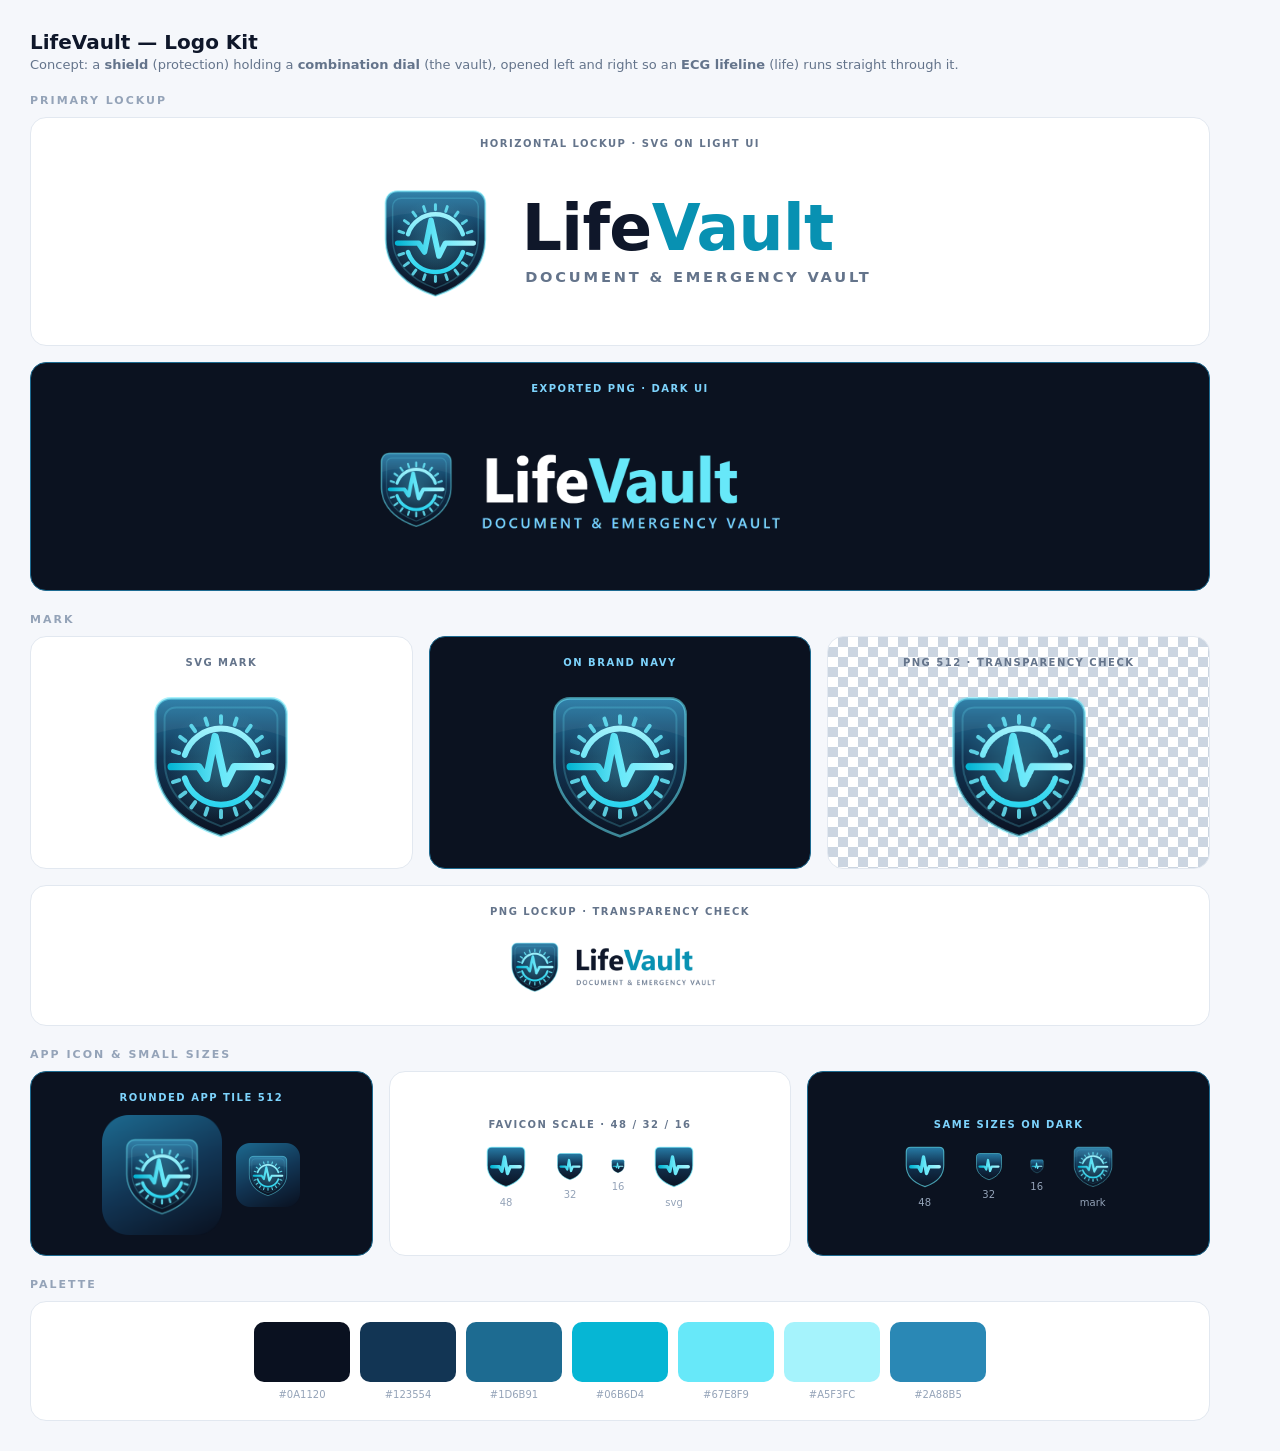
<file: assets/preview.html>
<!DOCTYPE html>
<html lang="en">
<head>
<meta charset="utf-8">
<title>LifeVault Logo Kit</title>
<style>
  * { box-sizing: border-box; margin: 0; padding: 0; }
  body { font-family: "Segoe UI", system-ui, sans-serif; background: #F5F7FB; color: #0F172A; padding: 30px; width: 1240px; }
  h1 { font-size: 20px; margin-bottom: 3px; }
  p.sub { color: #64748B; font-size: 13px; margin-bottom: 20px; }
  h2 { font-size: 11px; text-transform: uppercase; letter-spacing: 2px; color: #94A3B8; margin: 22px 0 10px; }
  .grid { display: flex; flex-wrap: wrap; gap: 16px; }
  .card { border-radius: 16px; padding: 20px; border: 1px solid #E2E8F0; background: #fff; display: flex; flex-direction: column; gap: 12px; align-items: center; justify-content: center; }
  .dark { background: #0B1220; border-color: #1D6B91; }
  .check { background-image: linear-gradient(45deg,#CBD5E1 25%,transparent 25%),linear-gradient(-45deg,#CBD5E1 25%,transparent 25%),linear-gradient(45deg,transparent 75%,#CBD5E1 75%),linear-gradient(-45deg,transparent 75%,#CBD5E1 75%); background-size: 20px 20px; background-position: 0 0,0 10px,10px -10px,-10px 0; background-color:#fff; }
  .label { font-size: 10px; letter-spacing: 1.5px; text-transform: uppercase; color: #64748B; font-weight: 600; }
  .dark .label { color: #7DD3FC; }
  .row { display: flex; align-items: center; gap: 24px; }
  .sz { display: flex; flex-direction: column; align-items: center; gap: 7px; }
  .sz span { font-size: 10px; color: #94A3B8; }
  .tiles { display: flex; gap: 14px; align-items: center; }
  .tile { width: 96px; height: 96px; border-radius: 22px; overflow: hidden; display: flex; align-items: center; justify-content: center; }
</style>
</head>
<body>
  <h1>LifeVault &mdash; Logo Kit</h1>
  <p class="sub">Concept: a <b>shield</b> (protection) holding a <b>combination dial</b> (the vault), opened left and right so an <b>ECG lifeline</b> (life) runs straight through it.</p>

  <h2>Primary lockup</h2>
  <div class="grid">
    <div class="card" style="flex:1 1 620px;">
      <span class="label">Horizontal lockup &middot; SVG on light UI</span>
      <img src="lifevault-logo-lockup.svg" width="520" alt="">
    </div>
    <div class="card dark" style="flex:1 1 560px;">
      <span class="label">Exported PNG &middot; dark UI</span>
      <img src="lifevault-lockup-dark.png" width="520" alt="">
    </div>
  </div>

  <h2>Mark</h2>
  <div class="grid">
    <div class="card" style="flex:1 1 300px;">
      <span class="label">SVG mark</span>
      <img src="lifevault-logo.svg" width="168" alt="">
    </div>
    <div class="card dark" style="flex:1 1 300px;">
      <span class="label">On brand navy</span>
      <img src="lifevault-logo.svg" width="168" alt="">
    </div>
    <div class="card check" style="flex:1 1 300px;">
      <span class="label">PNG 512 &middot; transparency check</span>
      <img src="lifevault-logo-512.png" width="168" alt="">
    </div>
    <div class="card" style="flex:1 1 280px;">
      <span class="label">PNG lockup &middot; transparency check</span>
      <img src="lifevault-lockup.png" width="240" alt="">
    </div>
  </div>

  <h2>App icon &amp; small sizes</h2>
  <div class="grid">
    <div class="card dark" style="flex:1 1 340px;">
      <span class="label">Rounded app tile 512</span>
      <div class="tiles">
        <img src="lifevault-app-icon-512.png" width="120" alt="">
        <img src="lifevault-app-icon-512.png" width="64" alt="">
      </div>
    </div>
    <div class="card" style="flex:1 1 400px;">
      <span class="label">Favicon scale &middot; 48 / 32 / 16</span>
      <div class="row">
        <div class="sz"><img src="lifevault-favicon-48.png" width="48" alt=""><span>48</span></div>
        <div class="sz"><img src="lifevault-favicon-32.png" width="32" alt=""><span>32</span></div>
        <div class="sz"><img src="lifevault-favicon-16.png" width="16" alt=""><span>16</span></div>
        <div class="sz"><img src="lifevault-favicon.svg" width="48" alt=""><span>svg</span></div>
      </div>
    </div>
    <div class="card dark" style="flex:1 1 400px;">
      <span class="label">Same sizes on dark</span>
      <div class="row">
        <div class="sz"><img src="lifevault-favicon-48.png" width="48" alt=""><span>48</span></div>
        <div class="sz"><img src="lifevault-favicon-32.png" width="32" alt=""><span>32</span></div>
        <div class="sz"><img src="lifevault-favicon-16.png" width="16" alt=""><span>16</span></div>
        <div class="sz"><img src="lifevault-logo-64.png" width="48" alt=""><span>mark</span></div>
      </div>
    </div>
  </div>

  <h2>Palette</h2>
  <div class="grid">
    <div class="card" style="flex:1 1 1240px; flex-direction:row; gap:10px;">
      <div class="sz"><div style="width:96px;height:60px;border-radius:10px;background:#0A1120"></div><span>#0A1120</span></div>
      <div class="sz"><div style="width:96px;height:60px;border-radius:10px;background:#123554"></div><span>#123554</span></div>
      <div class="sz"><div style="width:96px;height:60px;border-radius:10px;background:#1D6B91"></div><span>#1D6B91</span></div>
      <div class="sz"><div style="width:96px;height:60px;border-radius:10px;background:#06B6D4"></div><span>#06B6D4</span></div>
      <div class="sz"><div style="width:96px;height:60px;border-radius:10px;background:#67E8F9"></div><span>#67E8F9</span></div>
      <div class="sz"><div style="width:96px;height:60px;border-radius:10px;background:#A5F3FC"></div><span>#A5F3FC</span></div>
      <div class="sz"><div style="width:96px;height:60px;border-radius:10px;background:#2A88B5"></div><span>#2A88B5</span></div>
    </div>
  </div>
</body>
</html>
</file>
